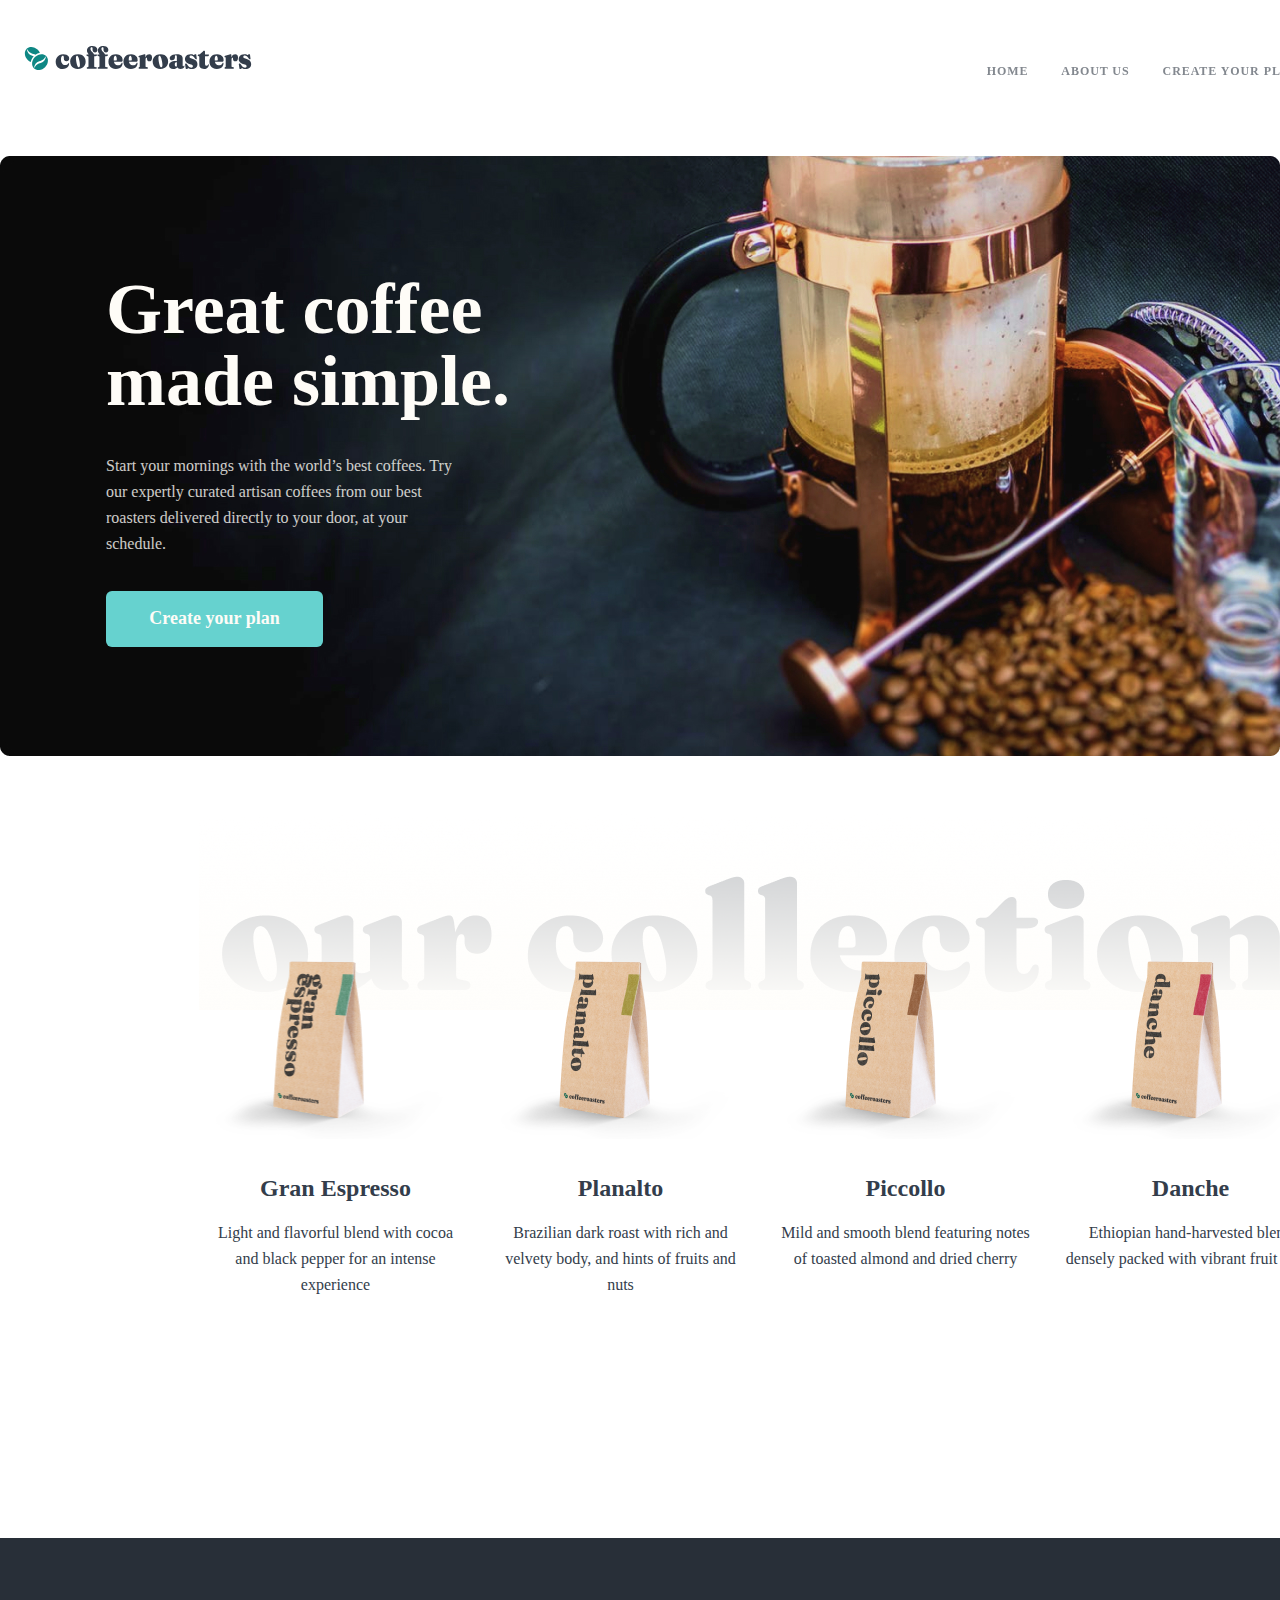
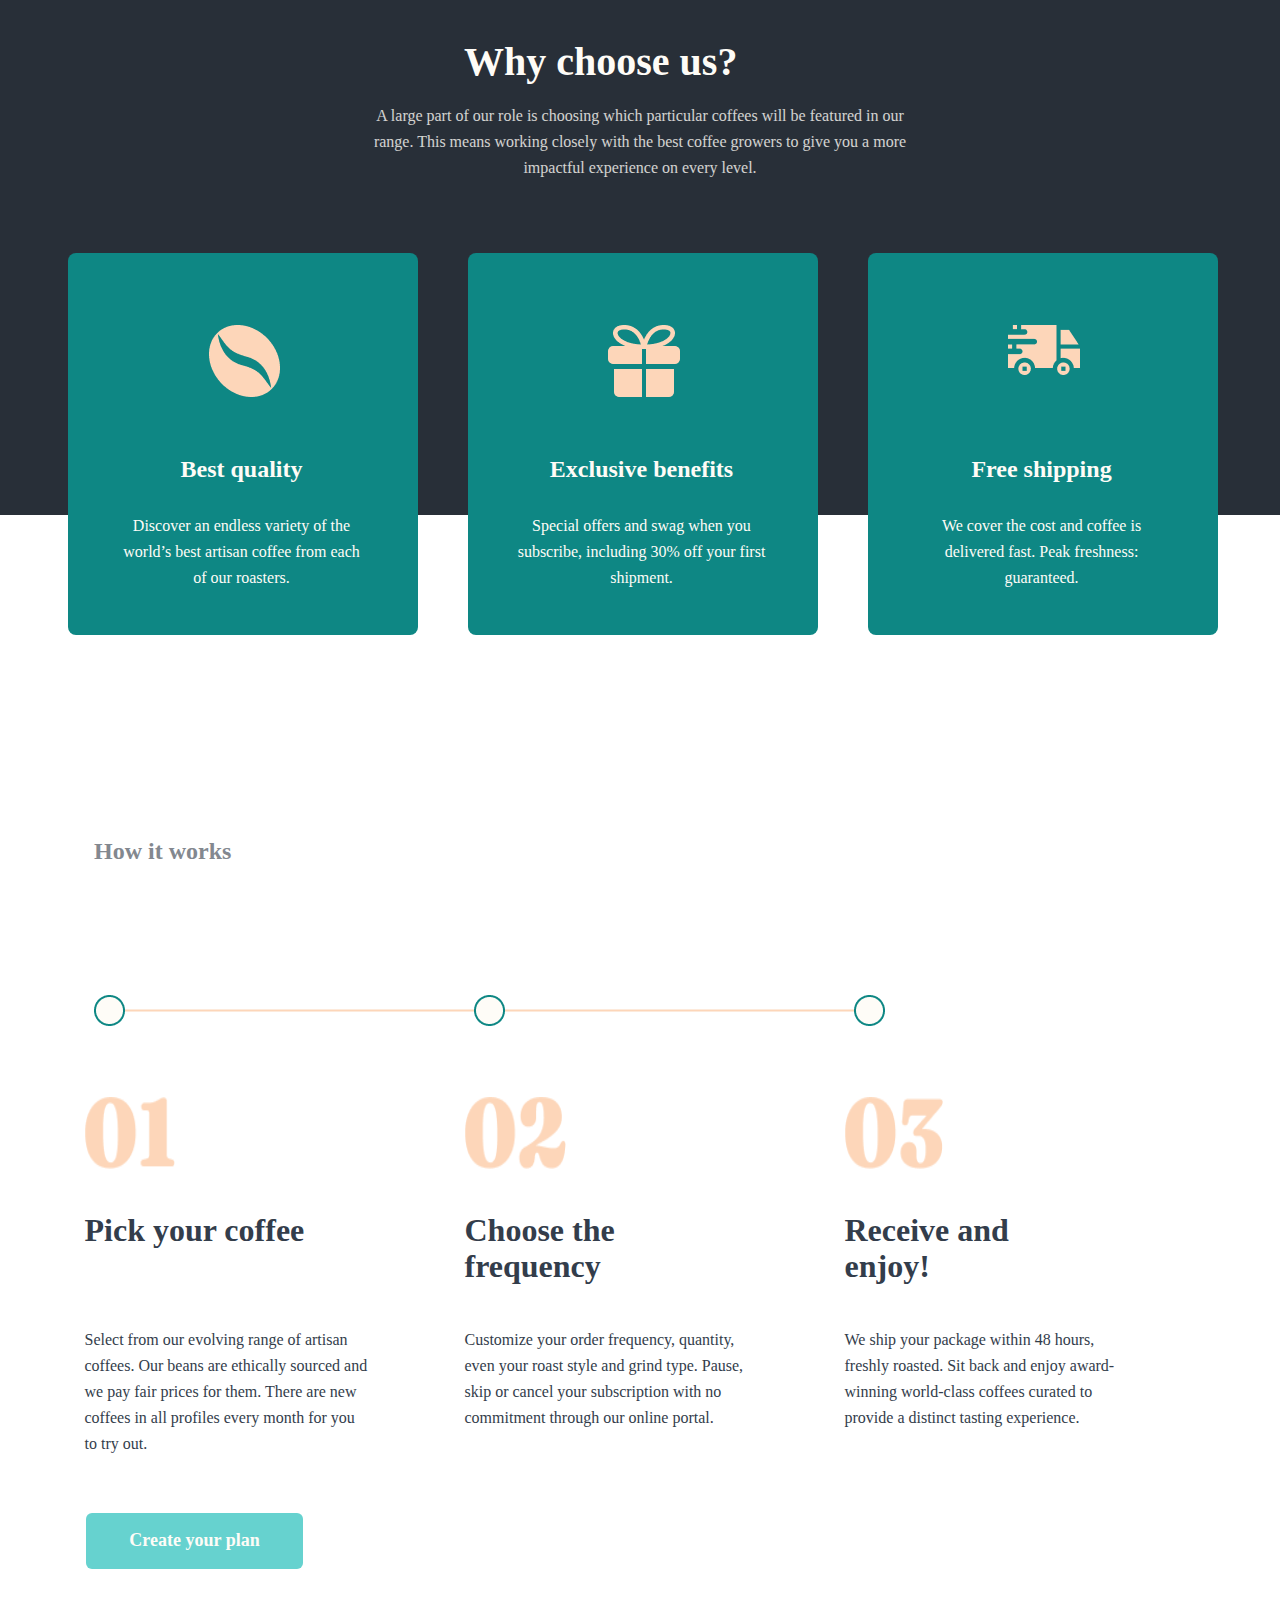
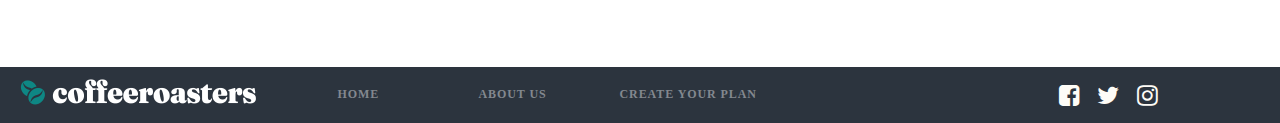
<file: index.html>
<!DOCTYPE html>
<html lang="en">

<head>
    <meta charset="UTF-8">
    <meta http-equiv="X-UA-Compatible" content="IE=edge">
    <meta name="viewport" content="width=device-width, initial-scale=1.0">
    <link rel="stylesheet" href="https://cdnjs.cloudflare.com/ajax/libs/font-awesome/4.7.0/css/font-awesome.min.css">
    <link rel="stylesheet" href="./css/normalize.css">
    <!-- <link rel="stylesheet" href="./css/main.css"> -->
    <link rel="stylesheet" href="./css/main.min.css">
    <title>2-dars</title>
</head>

<body>
<!-- SITE HEADER -->
    <header class="header">
        <h1 class="visually-hidden">COFFE</h1>
        <div class="container">
            <!-- HERO NAV -->
            <nav class="nav">
                <div class="hero">
                    <a class="hero-logo" href="#">
                        <img src="./images/logo.svg" alt="coffe logo" width="236" height="26">
                    </a>
                </div>
                <div class="nav-hero">
                    <ul class="hero-list">
                        <li class="hero-item">
                            <a href="#">
                                HOME
                            </a>
                        </li>

                        <li class="hero-item">
                            <a href="about.html">
                                ABOUT US
                            </a>
                        </li>

                        <li class="hero-item">
                            <a href="#">
                                Create your plan
                            </a>
                        </li>
                    </ul>
                </div>
            </nav>
        </div>
    </header>
<!-- HERO NAV -->
<!-- SITE MAIN -->
<main>
    <!-- SITE GREAT -->
           <section class="great">
               <div class="container great-container">
                   <div class="great-hero">
                       <h2 class="great-hero-heading">Great coffee
                           made simple.</h2>
                       <p class="great-hero-desc">Start your mornings with the world’s best coffees. Try our expertly
                           curated artisan coffees from our best roasters delivered directly to your door, at your
                           schedule.</p>
                       <button class="main-btn">Create your plan</button>
                   </div>
               </div>
           </section>
    <!-- SITE GREAT -->
    <!-- SITE OUR -->
           <section class="our">
               <div class="container our-container">
                   <div class="our-section">
                       <ul class="our-list">
                           <li class="our-item">
                               <img src="./images/kopi1.png" alt="img" width="256" height="193">
                           </li>

                           <li class="our-item">
                               <img src="./images/kopi2.png" alt="img" width="256" height="193">
                           </li>

                           <li class="our-item">
                               <img src="./images/kopi3.png" alt="img" width="256" height="193">
                           </li>

                           <li class="our-item">
                               <img src="./images/kopi4.png" alt="img" width="256" height="193">
                           </li>
                       </ul>
                   </div>
               </div>
               <div class="container">
                   <div class="our-services">
                       <ul class="services-list">
                           <li class="services-item">
                               <span class="services-item-span">Gran Espresso</span>
                               <p class="services-item-desc">Light and flavorful blend with cocoa and black pepper for an
                                   intense experience</p>
                           </li>

                           <li class="services-item">
                               <span class="services-item-span">Planalto</span>
                               <p class="services-item-desc">Brazilian dark roast with rich and velvety body, and hints of
                                   fruits and nuts</p>
                           </li>

                           <li class="services-item">
                               <span class="services-item-span">Piccollo</span>
                               <p class="services-item-desc">Mild and smooth blend featuring notes of toasted almond and
                                   dried cherry</p>
                           </li>

                           <li class="services-item">
                               <span class="services-item-span">Danche</span>
                               <p class="services-item-desc">Ethiopian hand-harvested blend densely packed with vibrant
                                   fruit notes</p>
                           </li>
                       </ul>
                   </div>
               </div>
           </section>
    <!-- SITE OUR -->
   <!-- SITE CHOOSE -->
           <section class="choose">
               <div class="container choose-container">
                   <div class="choose-us">
                       <h2 class="choose-us-heading">Why choose us?</h2>
                       <p class="choose-us-paragraph">A large part of our role is choosing which particular coffees will be
                           featured
                           in our range. This means working closely with the best coffee growers to give
                           you a more impactful experience on every level.</p>
                   </div>

                   <ul class="choose-list">
                       <li class="choose-item">
                           <span class="choose-item-span">Best quality</span>
                           <p class="choose-item-desc">Discover an endless variety of the world’s best artisan coffee from
                               each of our roasters.</p>
                       </li>

                       <li class="choose-item item">
                           <span class="choose-item-span">Exclusive benefits</span>
                           <p class="choose-item-desc">Special offers and swag when you subscribe, including 30% off your
                               first shipment.</p>
                       </li>

                       <li class="choose-item etim">
                           <span class="choose-item-span">Free shipping</span>
                           <p class="choose-item-desc">We cover the cost and coffee is delivered fast. Peak freshness:
                               guaranteed.</p>
                       </li>
                   </ul>
               </div>
           </section>
   <!-- SITE CHOOSE -->
   <!-- SITE WORKS -->
           <section class="works">
               <div class="container">
                   <div class="works-top">
                       <p class="wors-top-desc">How it works</p>
                       <img class="works-top-img" src="./images/Group-31.png" alt="img" width="791" height="31">

                       <ul class="works-top-list">
                           <li class="works-top-list-item">
                               <img class="works-top-list-item-img" src="./images/01.png" alt="img" width="90" height="72">
                               <h3 class="works-top-list-item-heading">Pick your
                                   coffee</h3>
                               <p class="works-top-list-item-desc">Select from our evolving range of artisan coffees. Our
                                   beans are ethically sourced and we pay fair prices for them. There are new coffees in
                                   all profiles every month for you to try out.</p>
                           </li>
                           <li class="works-top-list-item">
                               <img class="works-top-list-item-img" src="./images/02.png" alt="img" width="101"
                                   height="72">
                               <h3 class="works-top-list-item-heading">Choose the frequency</h3>
                               <p class="works-top-list-item-desc">Customize your order frequency, quantity, even your
                                   roast style and grind type. Pause, skip or cancel your subscription with no commitment
                                   through our online portal.</p>
                           </li>
                           <li class="works-top-list-item">
                               <img class="works-top-list-item-img" src="./images/03.png" alt="img" width="98" height="72">
                               <h3 class="works-top-list-item-heading">Receive and enjoy!</h3>
                               <p class="works-top-list-item-desc">We ship your package within 48 hours, freshly roasted.
                                   Sit back and enjoy award-winning world-class coffees curated to provide a distinct
                                   tasting experience.</p>
                           </li>
                       </ul>
                       <button class="main-btn button">Create your plan</button>
                   </div>
               </div>
           </section>
   <!-- SITE WORKS -->
</main>
   <!-- SITE MAIN -->
    <!-- SITE FOOTER -->
    <footer class="footer">
        <div class="container">
            <div class="footer-bottom">
                <a class="footer-bottom-left-link" href="#">
                    <img src="./images/Group-5.png" alt="logo img" width="236" height="26">
                </a>
                <ul class="footer-bottom-list">
                    <li class="footer-bottom-item">
                        <a href="#">HOME</a>
                    </li>

                    <li class="footer-bottom-item">
                        <a href="#">ABOUT US</a>
                    </li>

                    <li class="footer-bottom-item">
                        <a href="#">Create your plan</a>
                    </li>
                </ul>

                <ul class="footer-bottom-right-list">
                    <li class="footer-bottom-right-list-item">
                        <a href="#"><i class="fa fa-facebook-square"></i></a>
                    </li>

                    <li class="footer-bottom-right-list-item">
                        <a href="#"><i class="fa fa-twitter"></i></a>
                    </li>

                    <li class="footer-bottom-right-list-item">
                        <a href="#"><i class="fa fa-instagram"></i></a>
                    </li>
                </ul>
            </div>
        </div>
    </footer>
<!-- SITE FOOTER -->
</body>

</html>
</file>
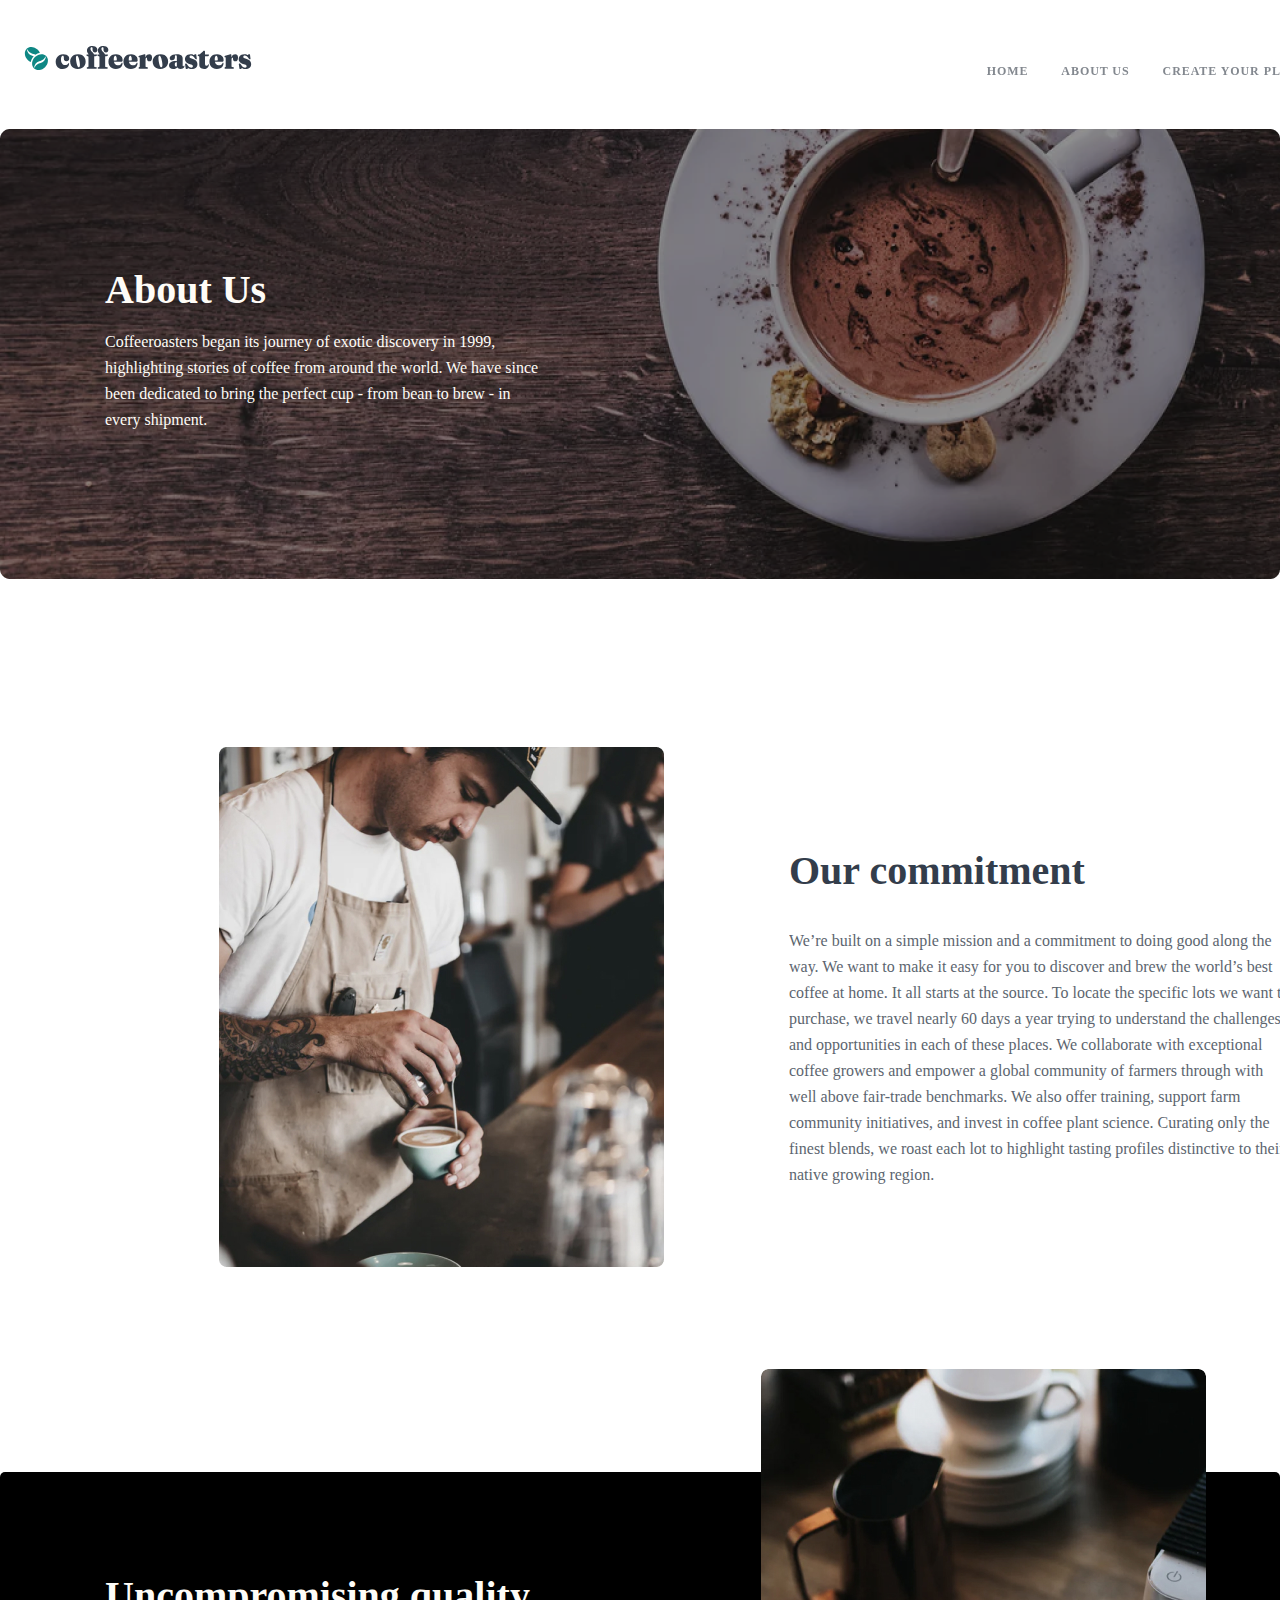
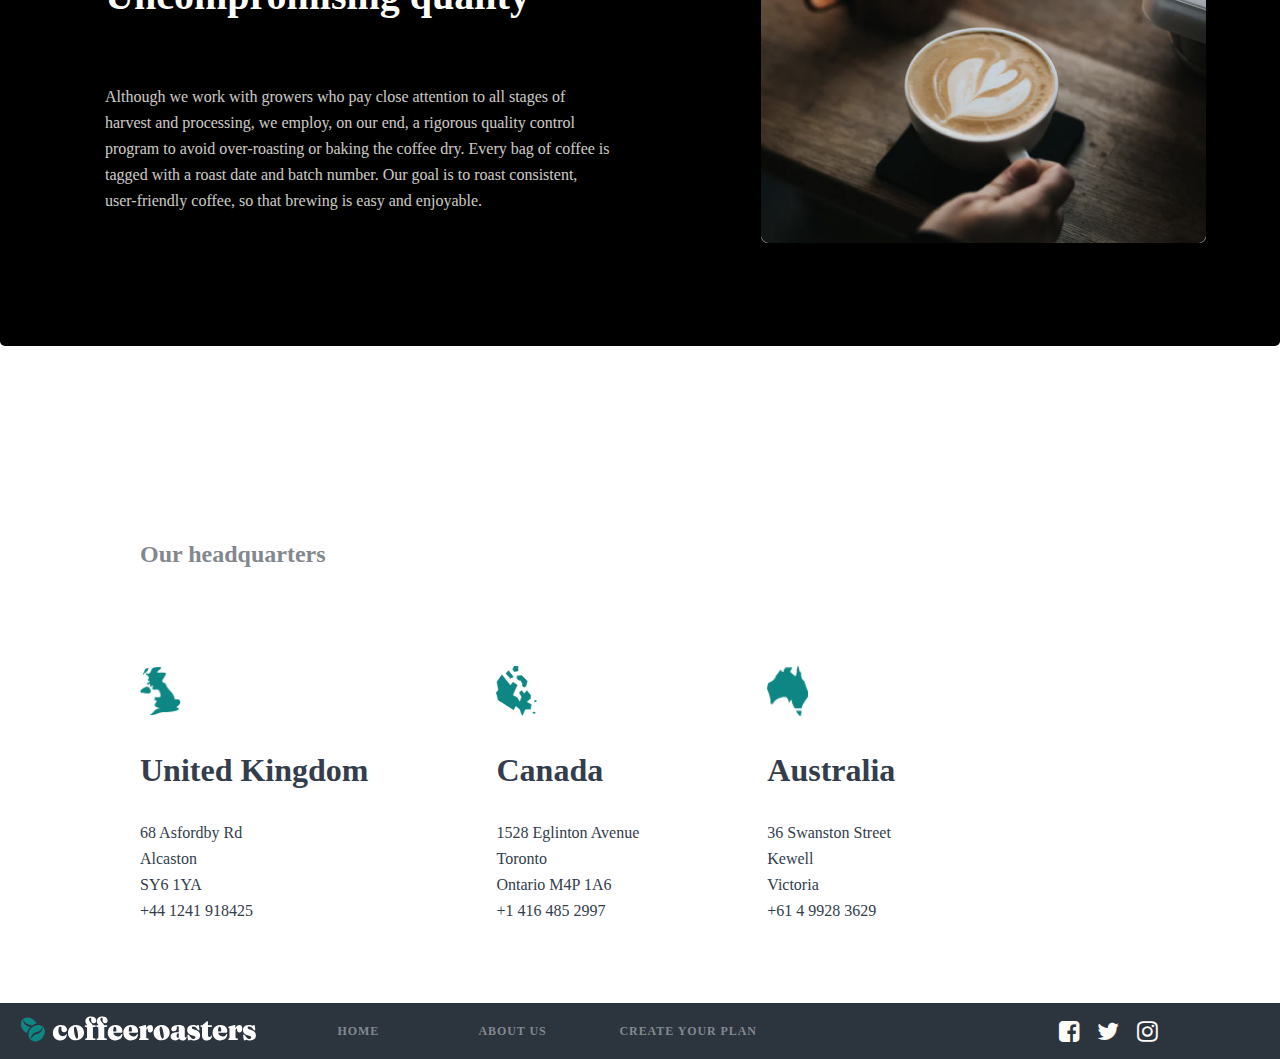
<file: about.html>
<!DOCTYPE html>
<html lang="en">
<head>
    <meta charset="UTF-8">
    <meta http-equiv="X-UA-Compatible" content="IE=edge">
    <meta name="viewport" content="width=device-width, initial-scale=1.0">
    <link rel="stylesheet" href="https://cdnjs.cloudflare.com/ajax/libs/font-awesome/4.7.0/css/font-awesome.min.css">
    <link rel="stylesheet" href="./css/main.css">
    <title>3-dars</title>
</head>
<body>
    <!-- SITE HEADER -->
    <header class="header">
        <h1 class="visually-hidden">COFFE</h1>
        <div class="container">
            <!-- HERO NAV -->
            <nav class="nav">
                <div class="hero">
                    <a class="hero-logo" href="#">
                        <img src="./images/logo.svg" alt="coffe logo" width="236" height="26">
                    </a>
                </div>
                <div class="nav-hero">
                    <ul class="hero-list">
                        <li class="hero-item">
                            <a href="index.html">
                                HOME
                            </a>
                        </li>

                        <li class="hero-item">
                            <a href="#">
                                ABOUT US
                            </a>
                        </li>

                        <li class="hero-item">
                            <a href="#">
                                Create your plan
                            </a>
                        </li>
                    </ul>
                </div>
            </nav>
        </div>
    </header>
    <!-- SITE HEADER -->
    <!-- SITE MAIN -->
    <main class="sitemain">
        <!-- SITE ABOUT -->
        <section class="about">
            <div class="container">
               <div class="about-text">
                   <h2 class="text-heading">About Us</h2>
                   <p class="text-desc">Coffeeroasters began its journey of exotic discovery in 1999, highlighting stories of coffee from around the world. We have since been dedicated to bring the perfect cup - from bean to brew - in every shipment.</p>
               </div>
            </div>
        </section>

       <!-- SITE OUR -->
       <section class="our">
           <div class="container">
               <div class="our_commitment">
                <div class="our-text">
                    <img class="our-text-img" src="./images/Bitmap.jpg" alt="afitsiant img" width="445" height="520">
                </div>
                <div class="our-commitment">
                    <h2 class="commitment-heading">Our commitment</h2>
                    <p class="commitment-desc">We’re built on a simple mission and a commitment to doing good along the way. We want to make it easy for you to discover and brew the world’s best coffee at home. It all starts at the source. To locate the specific lots we want to purchase, we travel nearly 60 days a year trying to understand the challenges and opportunities in each of these places. We collaborate with exceptional coffee growers and empower a global community of farmers through with well above fair-trade benchmarks. We also offer training, support farm community initiatives, and invest in coffee plant science. Curating only the finest blends, we roast each lot to highlight tasting profiles distinctive to their native growing region.</p>
                </div>
               </div>
           </div>
       </section>
<!-- SITE OUR -->
<!-- SITE QUALITY -->
       <section class="quality">
           <div class="container quality-container">
               <div class="quality-text">
                   <h2 class="quality-text-heading">Uncompromising quality</h2>
                   <p class="quality-text-desc">Although we work with growers who pay close attention to all stages of harvest and processing, we employ, on our end, a rigorous quality control program to avoid over-roasting or baking the coffee dry. Every bag of coffee is tagged with a roast date and batch number. Our goal is to roast consistent, user-friendly coffee, so that brewing is easy and enjoyable.</p>
               </div>
               <img class="quality-text-img" src="./images/Bitmap1.jpg" alt="cofee img" width="445" height="474">
           </div>
       </section>
<!-- SITE QUALITY -->
<!-- SITEOUR -->
       <section class="siteour">
           <div class="container">
               <div class="siteour-text">
                <h3 class="siteour-heading">
                    Our headquarters
                   </h3>
                   <ul class="siteour-list">
                       <li class="siteour-item">
                           <img class="siteour-item-img" src="./images/Combined.png" alt="united kingdom img" width="41" height="50">
                           <p class="siteour-item-paragraph">United Kingdom</p>
                           <p class="siteour-item-desc">68  Asfordby Rd<br>Alcaston<br>SY6 1YA<br>+44 1241 918425</p>
                       </li>

                       <li class="siteour-item">
                        <img class="siteour-item-img" src="./images/cnada.png" alt="united kingdom img" width="41" height="50">
                        <p class="siteour-item-paragraph">Canada</p>
                        <p class="siteour-item-desc">1528  Eglinton Avenue<br>Toronto<br>Ontario M4P 1A6<br>+1 416 485 2997</p>
                    </li>

                    <li class="siteour-item">
                        <img class="siteour-item-img" src="./images/avstralia.png" alt="united kingdom img" width="41" height="50">
                        <p class="siteour-item-paragraph">Australia</p>
                        <p class="siteour-item-desc">36 Swanston Street<br>Kewell<br>Victoria<br>+61 4 9928 3629</p>
                    </li>
                   </ul>
               </div>
           </div>
       </section>
<!-- SITEOUR -->
    </main>
<!-- SITE MAIN -->
  <!-- SITE FOOTER -->
  <footer class="footer">
    <div class="container">
        <div class="footer-bottom">
            <a class="footer-bottom-left-link" href="#">
                <img src="./images/Group5.svg" alt="logo img" width="236" height="26">
            </a>
            <ul class="footer-bottom-list">
                <li class="footer-bottom-item">
                    <a href="index.html">HOME</a>
                </li>

                <li class="footer-bottom-item">
                    <a href="#">ABOUT US</a>
                </li>

                <li class="footer-bottom-item">
                    <a href="#">Create your plan</a>
                </li>
            </ul>

            <ul class="footer-bottom-right-list">
                <li class="footer-bottom-right-list-item">
                    <a href="#"><i class="fa fa-facebook-square"></i></a>
                </li>

                <li class="footer-bottom-right-list-item">
                    <a href="#"><i class="fa fa-twitter"></i></a>
                </li>

                <li class="footer-bottom-right-list-item">
                    <a href="#"><i class="fa fa-instagram"></i></a>
                </li>
            </ul>
        </div>
    </div>
</footer>
<!-- SITE FOOTER -->
</body>
</html>
</file>
<file: css/main.css>
/*
* Prefixed by https://autoprefixer.github.io
* PostCSS: v8.3.6,
* Autoprefixer: v10.3.1
* Browsers: last 4 version
*/

/* GENERAL CSS */
*,
*::after,
*::before{
    -webkit-box-sizing: border-box;
            box-sizing: border-box;
}

body{
    margin: 0;
    padding: 0;
    margin-top: 96px;
    height: 100%;
    display: -webkit-box;
    display: -ms-flexbox;
    display: flex;
    -webkit-box-orient: vertical;
    -webkit-box-direction: normal;
        -ms-flex-direction: column;
            flex-direction: column;
}

html{
    height: 100%;
}

img{
    display: inline-block;
}

main{
    -webkit-box-flex: 1;
        -ms-flex-positive: 1;
            flex-grow: 1;
}

.container{
    width: 1320px;
    margin: 0 auto;
    padding: 0 20px;
}

.visually-hidden {
    clip: rect(0 0 0 0);
    -webkit-clip-path: inset(50%);
            clip-path: inset(50%);
    height: 1px;
    overflow: hidden;
    position: absolute;
    white-space: nowrap;
    width: 1px;
}

/* HEADER CSS */
.header{
    position: fixed;
    background-color: #fff;
    top: 0;
    left: 0;
    width: 100%;
    z-index: 1;
}
.nav{
    display: -webkit-box;
    display: -ms-flexbox;
    display: flex;
    -webkit-box-pack: justify;
        -ms-flex-pack: justify;
            justify-content: space-between;
    margin-top: 45px;
}

.hero{
    margin: 0;
    padding: 0;
}

.hero-logo{
    text-decoration: none;
}

.hero-logo:hover{
    color:#333D4B;
    opacity: 0.8;
}

/* HERO-NAV CSS */
.nav-hero{
    margin: 0;
    padding: 0;
}

.hero-list{
    display: -webkit-box;
    display: -ms-flexbox;
    display: flex;
    list-style: none;
}

.hero-item{
    padding-left: 33px;
}


.hero-item a{
    text-decoration: none;
    font-weight:900;
    font-size: 12px;
    line-height: 20px;
    letter-spacing: 0.923077px;
    text-transform: uppercase;
    color: #83888F;
}

.hero-item a:hover{
    color:#333D4B;
}

.hero-item a:active{
    color: #212122;
}

/* GREAT CSS */
.great-container{
    background-image: url("../images/Bitmapa.jpg");
    background-repeat: no-repeat;
    width: 1280px;
    height: 600px;
}

.great-hero{
    margin: 0;
    padding: 0;
}

.great-hero-heading{
    width: 611px;
    height: 145px;
    font-style: normal;
    font-weight: 900;
    font-size: 72px;
    line-height: 72px;
    color: #FEFCF7;
    padding-left: 86px;
    padding-top: 117px;
}

.great-hero-desc{
    width: 445px;
    height: 78px;
    font-style: normal;
    font-weight: normal;
    font-size: 16px;
    line-height: 26px;
    color: #FEFCF7;
    mix-blend-mode: normal;
    opacity: 0.8;
    padding-top: 92px;
    padding-left: 86px;
}

/* MAIN-BTN CSS */
.main-btn{
    width: 217px;
    height: 56px;
    background: #66D2CF;
    border-radius: 6px;
    margin-top: 122px;
    margin-left: 86px;
    font-style: normal;
    font-weight: 900;
    font-size: 18px;
    line-height: 25px;
    text-align: center;
    color: #FEFCF7;
    border: none;
}

.main-btn:hover{
    background: #55e6e1;
   color: #fff;
}

.main-btn:active{
    opacity: 0.6;
}

/* OUR CSS */

.our{
  margin-left: 199px;
}

.our-container{
    display: -webkit-box;
    display: -ms-flexbox;
    display: flex;
    background-image: url("../images/Group.png");
    background-repeat: no-repeat;
    width: 1270px;
    height: 200px;
    margin-top: 58px;
}

/* OUR-SECTION CSS */
.our-section{
    margin: 0;
    padding: 0;
}

.our-list{
    list-style: none;
    display: -webkit-box;
    display: -ms-flexbox;
    display: flex;
    padding-left: 4px;
}

.our-item{
    position: relative;
    top: 0px;
    right: 60px;
    margin-top: 116px;
    margin-left:30px;
}

/* OUR-SERVICES */

.our-services{
    margin: 0;
    padding: 0;
}

.services-list{
    display: -webkit-box;
    display: -ms-flexbox;
    display: flex;
    -webkit-box-align: center;
        -ms-flex-align: center;
            align-items: center;
    text-align: center;
    list-style: none;
    padding-left: 57px;
}

.services-item{
    position: relative;
    right: 68px;
    top: 0;
    width: 255px;
    height: 78px;
    margin-top: 142px;
}

.services-item + .services-item{
    margin-left: 30px;
}
.services-item-span{
    font-style: normal;
    font-weight: 900;
    font-size: 24px;
    line-height: 32px;
    text-align: center;
    color: #333D4B;
}

.services-item-desc{
    font-style: normal;
    font-weight: normal;
    font-size: 16px;
    line-height: 26px;
    text-align: center;
    color: #333D4B;
}

/* CHOOSE CSS */

.choose-container{
    background-color:#282F38;
    margin-top: 288px;
    width: 1280px;
    height: 577px;
}
.choose-us{
    margin: 0;
    padding: 0;
}

.choose-us-heading{
    width: 352px;
    height: 48px;
    font-style: normal;
    font-weight: 900;
    font-size: 40px;
    line-height: 48px;
    color: #FEFCF7;
    padding-top: 100px;
    margin-left: auto;
    margin-right: auto;
}

.choose-us-paragraph{
    width: 540px;
    height: 80px;
    font-style: normal;
    font-weight: normal;
    font-size: 16px;
    line-height: 26px;
    text-align: center;
    color: #FEFCF7;
    mix-blend-mode: normal;
    opacity: 0.8;
    padding-top: 32px;
    margin-left: auto;
    margin-right: auto;
}

/* CHOOSE LIST CSS */

.choose-list{
    display: -webkit-box;
    display: -ms-flexbox;
    display: flex;
    -webkit-box-align: center;
        -ms-flex-align: center;
            align-items: center;
    -webkit-box-pack: center;
        -ms-flex-pack: center;
            justify-content: center;
    list-style: none;
}

.choose-item{
    width: 350px;
    height: 382px;
    background: #0E8784;
    border-radius: 8px;
    margin-left: auto;
    margin-right: 42px;
    margin-top:86px;
}

.choose-item::before{
    content: '';
    display: block;
    background-image: url("../images/coffee-bean.png");
    background-repeat: no-repeat;
    width:72px;
    height: 72px;
    margin-top: 72px;
    margin-left: 140px;
}

.item::before{
    content: '';
    display: block;
    background-image: url("../images/Combined-Shape.png");
    background-repeat: no-repeat;
    width:72px;
    height: 72px;
    margin-top: 72px;
    margin-left: 140px;
}

.etim::before{
    content: '';
    display: block;
    background-image: url("../images/Combined-Shape1.png");
    background-repeat: no-repeat;
    width:72px;
    height: 72px;
    margin-top: 72px;
    margin-left: 140px;
}
.choose-item-span{
    display: -webkit-box;
    display: -ms-flexbox;
    display: flex;
    -webkit-box-pack: center;
        -ms-flex-pack: center;
            justify-content: center;
    width: 300px;
    height: 32px;
    position: relative;
    bottom: 164px;
    left: 0;
    font-style: normal;
    font-weight: 900;
    font-size: 24px;
    line-height: 32px;
    color: #FEFCF7;
    padding-left: 47px;
    margin-top: 220px;
}

.choose-item-desc{
    position: relative;
    bottom: 152px;
    width: 300px;
    height: 78px;
    font-style: normal;
    font-weight: normal;
    font-size: 16px;
    text-align: center;
    line-height: 26px;
    color: #FEFCF7;
    padding-left: 47px;
}

/* SITE WORKS CSS */

.works-top{
    margin: 0;
    padding: 0;
    margin-top: 320px;
    margin-left: 74px;
}

.wors-top-desc{
    width: 255px;
    height: 32px;
    font-style: normal;
    font-weight: 900;
    font-size: 24px;
    line-height: 32px;
    color: #83888F;
}

.works-top-img{
  margin-top: 104px;
}
/* SITE WORKS-LIST */

.works-top-list{
    display: -webkit-box;
    display: -ms-flexbox;
    display: flex;
    -webkit-box-pack: center;
        -ms-flex-pack: center;
            justify-content: center;
    -webkit-box-align: center;
        -ms-flex-align: center;
            align-items: center;
    list-style: none;
    margin-right: 315px;
    margin-top: 67px;
}

.works-top-list-item{
    padding-left:95px;
}

.works-top-list-item-heading{
    width: 227px;
    height: 73px;
    font-style: normal;
    font-weight:900;
    font-size: 32px;
    line-height: 36px;
    color: #333D4B;
    margin-top:38px;
}

.works-top-list-item-desc{
    width: 285px;
    height: 130px;
    font-style: normal;
    font-weight: normal;
    font-size: 16px;
    line-height: 26px;
    color: #333D4B;
    margin-top: 42px;
}

.button{
   position: relative;
   bottom:98px;
   right: 94px;
   border: none;
}

/* SITE FOOTER CSS */

.footer{
    background-color: #2C343E;
}

.footer-bottom{
    display: -webkit-box;
    display: -ms-flexbox;
    display: flex;
    -webkit-box-pack: justify;
        -ms-flex-pack: justify;
            justify-content: space-between;
    -webkit-box-align: center;
        -ms-flex-align: center;
            align-items: center;
}

.footer-bottom-left-link{
    text-decoration: none;
}

.footer-bottom-left-link:hover{
    opacity: 0.8;
}
.footer-bottom-list{
    display: -webkit-box;
    display: -ms-flexbox;
    display: flex;
    list-style: none;
    margin-right: 200px;
}

.footer-bottom-item{
    width: 141px;
    height: 15px;
    font-style: normal;
    font-weight: bold;
    font-size: 12px;
    line-height: 15px;
    letter-spacing: 0.923077px;
    text-transform: uppercase;
}
.footer-bottom-item a{
    color: #83888F;
    text-decoration: none;
}

.footer-bottom-item a:hover{
     color: #fff;
}

.footer-bottom-right-list{
    display: -webkit-box;
    display: -ms-flexbox;
    display: flex;
    list-style: none;
    margin-right: 141px;
}

.footer-bottom-right-list-item{
    width: 24px;
    height: 24px;
    margin-left: 15px;
    text-align: center;
}

.footer-bottom-right-list-item a{
    color: #FEFCF7;
    text-decoration: none;
}

.footer-bottom-right-list-item a:hover{
    color: #FDD6BA;
}

.fa{
    margin-right: 12px;
    font-size: 24px;
}

/* SITE ABOUT CSS */

.about{
    background-image: url("../images/Group7.png");
    background-repeat: no-repeat;
    background-position: center;
    background-size: 1280px 450px;
    height: 450px;
}
.about-text{
    margin: 0;
    padding: 0;
}

.text-heading{
    height: 48px;
    font-style: normal;
    font-weight: 900;
    font-size: 40px;
    line-height: 48px;
    color: #FEFCF7;
    padding-top:137px;
    padding-left: 85px;
}

.text-desc{
    height: 104px;
    font-style: normal;
    font-weight: normal;
    font-size: 16px;
    line-height: 26px;
    color: #FEFCF7;
    padding:30px 750px 137px 85px;
}


/* SITE OUR CSS */

.our_commitment{
    display: -webkit-box;
    display: -ms-flexbox;
    display: flex;
    -webkit-box-align: center;
        -ms-flex-align: center;
            align-items: center;
    padding: 168px 0;
}
.our-text{
    margin: 0;
    padding: 0;
}

.our-text-img{
    margin-right: 125px;
}
.our-commitment{
    margin: 0;
    padding: 0;
}

.commitment-heading{
    font-family: Fraunces 9pt;
    font-style: normal;
    font-weight: 900;
    font-size: 40px;
    line-height: 48px;
    color: #333D4B;
}

.commitment-desc{
    width: 540px;
    padding-right: 39px;
    font-family: Barlow;
    font-style: normal;
    font-weight: normal;
    font-size: 16px;
    line-height: 26px;
    color: #333D4B;
    mix-blend-mode: normal;
    opacity: 0.8;
}
  /* SITE QUALITY CSS */

.quality-container{
     background: #000000;
     width: 1280px;
     height: 474px;
     border-radius: 5px;
}
.quality-text{
  margin: 0;
  padding: 0;
}

.quality-text-heading{
    font-family: Fraunces 9pt;
    font-style: normal;
    font-weight: 900;
    font-size: 40px;
    line-height: 48px;
    color: #FEFCF7;
    padding-top: 100px;
    padding-left: 85px;
    margin-bottom:32px;
}

.quality-text-desc{
    width: 591px;
    font-family: Barlow;
    font-style: normal;
    font-weight: normal;
    font-size: 16px;
    line-height: 26px;
    color: #FEFCF7;
    mix-blend-mode: normal;
    opacity: 0.8;
    padding-left: 85px;
    padding-top: 32px;
}

.quality-text-img{
    position: relative;
    width: 445px;
    height: 474px;
    left: 741px;
    bottom: 461px;
    margin: 0;
    padding: 0;
    border-radius: 7px;
}

/* OUR HEADQUARTERS */

.siteour-text{
    padding-top:168px;
    padding-left: 120px;
}

.siteour-heading{
    font-family: Fraunces 9pt;
    font-style: normal;
    font-weight: 900;
    font-size: 24px;
    line-height: 32px;
    color: #83888F;
}

.siteour-list{
    display: -webkit-box;
    display: -ms-flexbox;
    display: flex;
    -webkit-box-align: center;
        -ms-flex-align: center;
            align-items: center;
    list-style: none;
    padding-left: 0;
    padding-top: 72px;
    padding-bottom: 47px;
}

.siteour-item{
    padding-right: 128px;
}

.siteour-item-paragraph{
    font-family: Fraunces 9pt;
    font-style: normal;
    font-weight: 900;
    font-size: 32px;
    line-height: 36px;
    color: #333D4B;
}

.siteour-item-desc{
    font-family: Barlow;
    font-style: normal;
    font-weight: normal;
    font-size: 16px;
    line-height: 26px;
    color: #333D4B;
}

/* SITE FOOTER CSS */

.footer{
    background-color: #2C343E;
}

.footer-bottom{
    display: -webkit-box;
    display: -ms-flexbox;
    display: flex;
    -webkit-box-pack: justify;
        -ms-flex-pack: justify;
            justify-content: space-between;
    -webkit-box-align: center;
        -ms-flex-align: center;
            align-items: center;
}

.footer-bottom-left-link{
    text-decoration: none;
}

.footer-bottom-left-link:hover{
    opacity: 0.8;
}
.footer-bottom-list{
    display: -webkit-box;
    display: -ms-flexbox;
    display: flex;
    list-style: none;
    margin-right: 200px;
}

.footer-bottom-item{
    width: 141px;
    height: 15px;
    font-style: normal;
    font-weight: bold;
    font-size: 12px;
    line-height: 15px;
    letter-spacing: 0.923077px;
    text-transform: uppercase;
}
.footer-bottom-item a{
    color: #83888F;
    text-decoration: none;
}

.footer-bottom-item a:hover{
     color: #fff;
}

.footer-bottom-right-list{
    display: -webkit-box;
    display: -ms-flexbox;
    display: flex;
    list-style: none;
    margin-right: 141px;
}

.footer-bottom-right-list-item{
    width: 24px;
    height: 24px;
    margin-left: 15px;
    text-align: center;
}

.footer-bottom-right-list-item a{
    color: #FEFCF7;
    text-decoration: none;
}

.footer-bottom-right-list-item a:hover{
    color: #FDD6BA;
}

.fa{
    margin-right: 12px;
    width: 24px;
    height: 24px;
    font-size: 24px;
}
</file>
<file: css/main.min.css>
*,::after,::before{-webkit-box-sizing:border-box;box-sizing:border-box}body{margin:0;padding:0;margin-top:96px;height:100%;display:-webkit-box;display:-ms-flexbox;display:flex;-webkit-box-orient:vertical;-webkit-box-direction:normal;-ms-flex-direction:column;flex-direction:column}html{height:100%}img{display:inline-block}main{-webkit-box-flex:1;-ms-flex-positive:1;flex-grow:1}.container{width:1320px;margin:0 auto;padding:0 20px}.visually-hidden{clip:rect(0 0 0 0);-webkit-clip-path:inset(50%);clip-path:inset(50%);height:1px;overflow:hidden;position:absolute;white-space:nowrap;width:1px}.header{position:fixed;background-color:#fff;top:0;left:0;width:100%;z-index:1}.nav{display:-webkit-box;display:-ms-flexbox;display:flex;-webkit-box-pack:justify;-ms-flex-pack:justify;justify-content:space-between;margin-top:45px}.hero{margin:0;padding:0}.hero-logo{text-decoration:none}.hero-logo:hover{color:#333d4b;opacity:.8}.nav-hero{margin:0;padding:0}.hero-list{display:-webkit-box;display:-ms-flexbox;display:flex;list-style:none}.hero-item{padding-left:33px}.hero-item a{text-decoration:none;font-weight:900;font-size:12px;line-height:20px;letter-spacing:.923077px;text-transform:uppercase;color:#83888f}.hero-item a:hover{color:#333d4b}.hero-item a:active{color:#212122}.great-container{background-image:url(../images/Bitmapa.jpg);background-repeat:no-repeat;width:1280px;height:600px}.great-hero{margin:0;padding:0}.great-hero-heading{width:611px;height:145px;font-style:normal;font-weight:900;font-size:72px;line-height:72px;color:#fefcf7;padding-left:86px;padding-top:117px}.great-hero-desc{width:445px;height:78px;font-style:normal;font-weight:400;font-size:16px;line-height:26px;color:#fefcf7;mix-blend-mode:normal;opacity:.8;padding-top:92px;padding-left:86px}.main-btn{width:217px;height:56px;background:#66d2cf;border-radius:6px;margin-top:122px;margin-left:86px;font-style:normal;font-weight:900;font-size:18px;line-height:25px;text-align:center;color:#fefcf7;border:none}.main-btn:hover{background:#55e6e1;color:#fff}.main-btn:active{opacity:.6}.our{margin-left:199px}.our-container{display:-webkit-box;display:-ms-flexbox;display:flex;background-image:url(../images/Group.png);background-repeat:no-repeat;width:1270px;height:200px;margin-top:58px}.our-section{margin:0;padding:0}.our-list{list-style:none;display:-webkit-box;display:-ms-flexbox;display:flex;padding-left:4px}.our-item{position:relative;top:0;right:60px;margin-top:116px;margin-left:30px}.our-services{margin:0;padding:0}.services-list{display:-webkit-box;display:-ms-flexbox;display:flex;-webkit-box-align:center;-ms-flex-align:center;align-items:center;text-align:center;list-style:none;padding-left:57px}.services-item{position:relative;right:68px;top:0;width:255px;height:78px;margin-top:142px}.services-item+.services-item{margin-left:30px}.services-item-span{font-style:normal;font-weight:900;font-size:24px;line-height:32px;text-align:center;color:#333d4b}.services-item-desc{font-style:normal;font-weight:400;font-size:16px;line-height:26px;text-align:center;color:#333d4b}.choose-container{background-color:#282f38;margin-top:288px;width:1280px;height:577px}.choose-us{margin:0;padding:0}.choose-us-heading{width:352px;height:48px;font-style:normal;font-weight:900;font-size:40px;line-height:48px;color:#fefcf7;padding-top:100px;margin-left:auto;margin-right:auto}.choose-us-paragraph{width:540px;height:80px;font-style:normal;font-weight:400;font-size:16px;line-height:26px;text-align:center;color:#fefcf7;mix-blend-mode:normal;opacity:.8;padding-top:32px;margin-left:auto;margin-right:auto}.choose-list{display:-webkit-box;display:-ms-flexbox;display:flex;-webkit-box-align:center;-ms-flex-align:center;align-items:center;-webkit-box-pack:center;-ms-flex-pack:center;justify-content:center;list-style:none}.choose-item{width:350px;height:382px;background:#0e8784;border-radius:8px;margin-left:auto;margin-right:42px;margin-top:86px}.choose-item::before{content:'';display:block;background-image:url(../images/coffee-bean.png);background-repeat:no-repeat;width:72px;height:72px;margin-top:72px;margin-left:140px}.item::before{content:'';display:block;background-image:url(../images/Combined-Shape.png);background-repeat:no-repeat;width:72px;height:72px;margin-top:72px;margin-left:140px}.etim::before{content:'';display:block;background-image:url(../images/Combined-Shape1.png);background-repeat:no-repeat;width:72px;height:72px;margin-top:72px;margin-left:140px}.choose-item-span{display:-webkit-box;display:-ms-flexbox;display:flex;-webkit-box-pack:center;-ms-flex-pack:center;justify-content:center;width:300px;height:32px;position:relative;bottom:164px;left:0;font-style:normal;font-weight:900;font-size:24px;line-height:32px;color:#fefcf7;padding-left:47px;margin-top:220px}.choose-item-desc{position:relative;bottom:152px;width:300px;height:78px;font-style:normal;font-weight:400;font-size:16px;text-align:center;line-height:26px;color:#fefcf7;padding-left:47px}.works-top{margin:0;padding:0;margin-top:320px;margin-left:74px}.wors-top-desc{width:255px;height:32px;font-style:normal;font-weight:900;font-size:24px;line-height:32px;color:#83888f}.works-top-img{margin-top:104px}.works-top-list{display:-webkit-box;display:-ms-flexbox;display:flex;-webkit-box-pack:center;-ms-flex-pack:center;justify-content:center;-webkit-box-align:center;-ms-flex-align:center;align-items:center;list-style:none;margin-right:315px;margin-top:67px}.works-top-list-item{padding-left:95px}.works-top-list-item-heading{width:227px;height:73px;font-style:normal;font-weight:900;font-size:32px;line-height:36px;color:#333d4b;margin-top:38px}.works-top-list-item-desc{width:285px;height:130px;font-style:normal;font-weight:400;font-size:16px;line-height:26px;color:#333d4b;margin-top:42px}.button{position:relative;bottom:98px;right:94px;border:none}.footer{background-color:#2c343e}.footer-bottom{display:-webkit-box;display:-ms-flexbox;display:flex;-webkit-box-pack:justify;-ms-flex-pack:justify;justify-content:space-between;-webkit-box-align:center;-ms-flex-align:center;align-items:center}.footer-bottom-left-link{text-decoration:none}.footer-bottom-left-link:hover{opacity:.8}.footer-bottom-list{display:-webkit-box;display:-ms-flexbox;display:flex;list-style:none;margin-right:200px}.footer-bottom-item{width:141px;height:15px;font-style:normal;font-weight:700;font-size:12px;line-height:15px;letter-spacing:.923077px;text-transform:uppercase}.footer-bottom-item a{color:#83888f;text-decoration:none}.footer-bottom-item a:hover{color:#fff}.footer-bottom-right-list{display:-webkit-box;display:-ms-flexbox;display:flex;list-style:none;margin-right:141px}.footer-bottom-right-list-item{width:24px;height:24px;margin-left:15px;text-align:center}.footer-bottom-right-list-item a{color:#fefcf7;text-decoration:none}.footer-bottom-right-list-item a:hover{color:#fdd6ba}.fa{margin-right:12px;font-size:24px}.about{background-image:url(../images/Group7.png);background-repeat:no-repeat;background-position:center;background-size:1280px 450px;height:450px}.about-text{margin:0;padding:0}.text-heading{height:48px;font-style:normal;font-weight:900;font-size:40px;line-height:48px;color:#fefcf7;padding-top:137px;padding-left:85px}.text-desc{height:104px;font-style:normal;font-weight:400;font-size:16px;line-height:26px;color:#fefcf7;padding:30px 750px 137px 85px}.our_commitment{display:-webkit-box;display:-ms-flexbox;display:flex;-webkit-box-align:center;-ms-flex-align:center;align-items:center;padding:168px 0}.our-text{margin:0;padding:0}.our-text-img{margin-right:125px}.our-commitment{margin:0;padding:0}.commitment-heading{font-family:Fraunces 9pt;font-style:normal;font-weight:900;font-size:40px;line-height:48px;color:#333d4b}.commitment-desc{width:540px;padding-right:39px;font-family:Barlow;font-style:normal;font-weight:400;font-size:16px;line-height:26px;color:#333d4b;mix-blend-mode:normal;opacity:.8}.quality-container{background:#000;width:1280px;height:474px;border-radius:5px}.quality-text{margin:0;padding:0}.quality-text-heading{font-family:Fraunces 9pt;font-style:normal;font-weight:900;font-size:40px;line-height:48px;color:#fefcf7;padding-top:100px;padding-left:85px;margin-bottom:32px}.quality-text-desc{width:591px;font-family:Barlow;font-style:normal;font-weight:400;font-size:16px;line-height:26px;color:#fefcf7;mix-blend-mode:normal;opacity:.8;padding-left:85px;padding-top:32px}.quality-text-img{position:relative;width:445px;height:474px;left:741px;bottom:461px;margin:0;padding:0;border-radius:7px}.siteour-text{padding-top:168px;padding-left:120px}.siteour-heading{font-family:Fraunces 9pt;font-style:normal;font-weight:900;font-size:24px;line-height:32px;color:#83888f}.siteour-list{display:-webkit-box;display:-ms-flexbox;display:flex;-webkit-box-align:center;-ms-flex-align:center;align-items:center;list-style:none;padding-left:0;padding-top:72px;padding-bottom:47px}.siteour-item{padding-right:128px}.siteour-item-paragraph{font-family:Fraunces 9pt;font-style:normal;font-weight:900;font-size:32px;line-height:36px;color:#333d4b}.siteour-item-desc{font-family:Barlow;font-style:normal;font-weight:400;font-size:16px;line-height:26px;color:#333d4b}.footer{background-color:#2c343e}.footer-bottom{display:-webkit-box;display:-ms-flexbox;display:flex;-webkit-box-pack:justify;-ms-flex-pack:justify;justify-content:space-between;-webkit-box-align:center;-ms-flex-align:center;align-items:center}.footer-bottom-left-link{text-decoration:none}.footer-bottom-left-link:hover{opacity:.8}.footer-bottom-list{display:-webkit-box;display:-ms-flexbox;display:flex;list-style:none;margin-right:200px}.footer-bottom-item{width:141px;height:15px;font-style:normal;font-weight:700;font-size:12px;line-height:15px;letter-spacing:.923077px;text-transform:uppercase}.footer-bottom-item a{color:#83888f;text-decoration:none}.footer-bottom-item a:hover{color:#fff}.footer-bottom-right-list{display:-webkit-box;display:-ms-flexbox;display:flex;list-style:none;margin-right:141px}.footer-bottom-right-list-item{width:24px;height:24px;margin-left:15px;text-align:center}.footer-bottom-right-list-item a{color:#fefcf7;text-decoration:none}.footer-bottom-right-list-item a:hover{color:#fdd6ba}.fa{margin-right:12px;width:24px;height:24px;font-size:24px}
</file>
